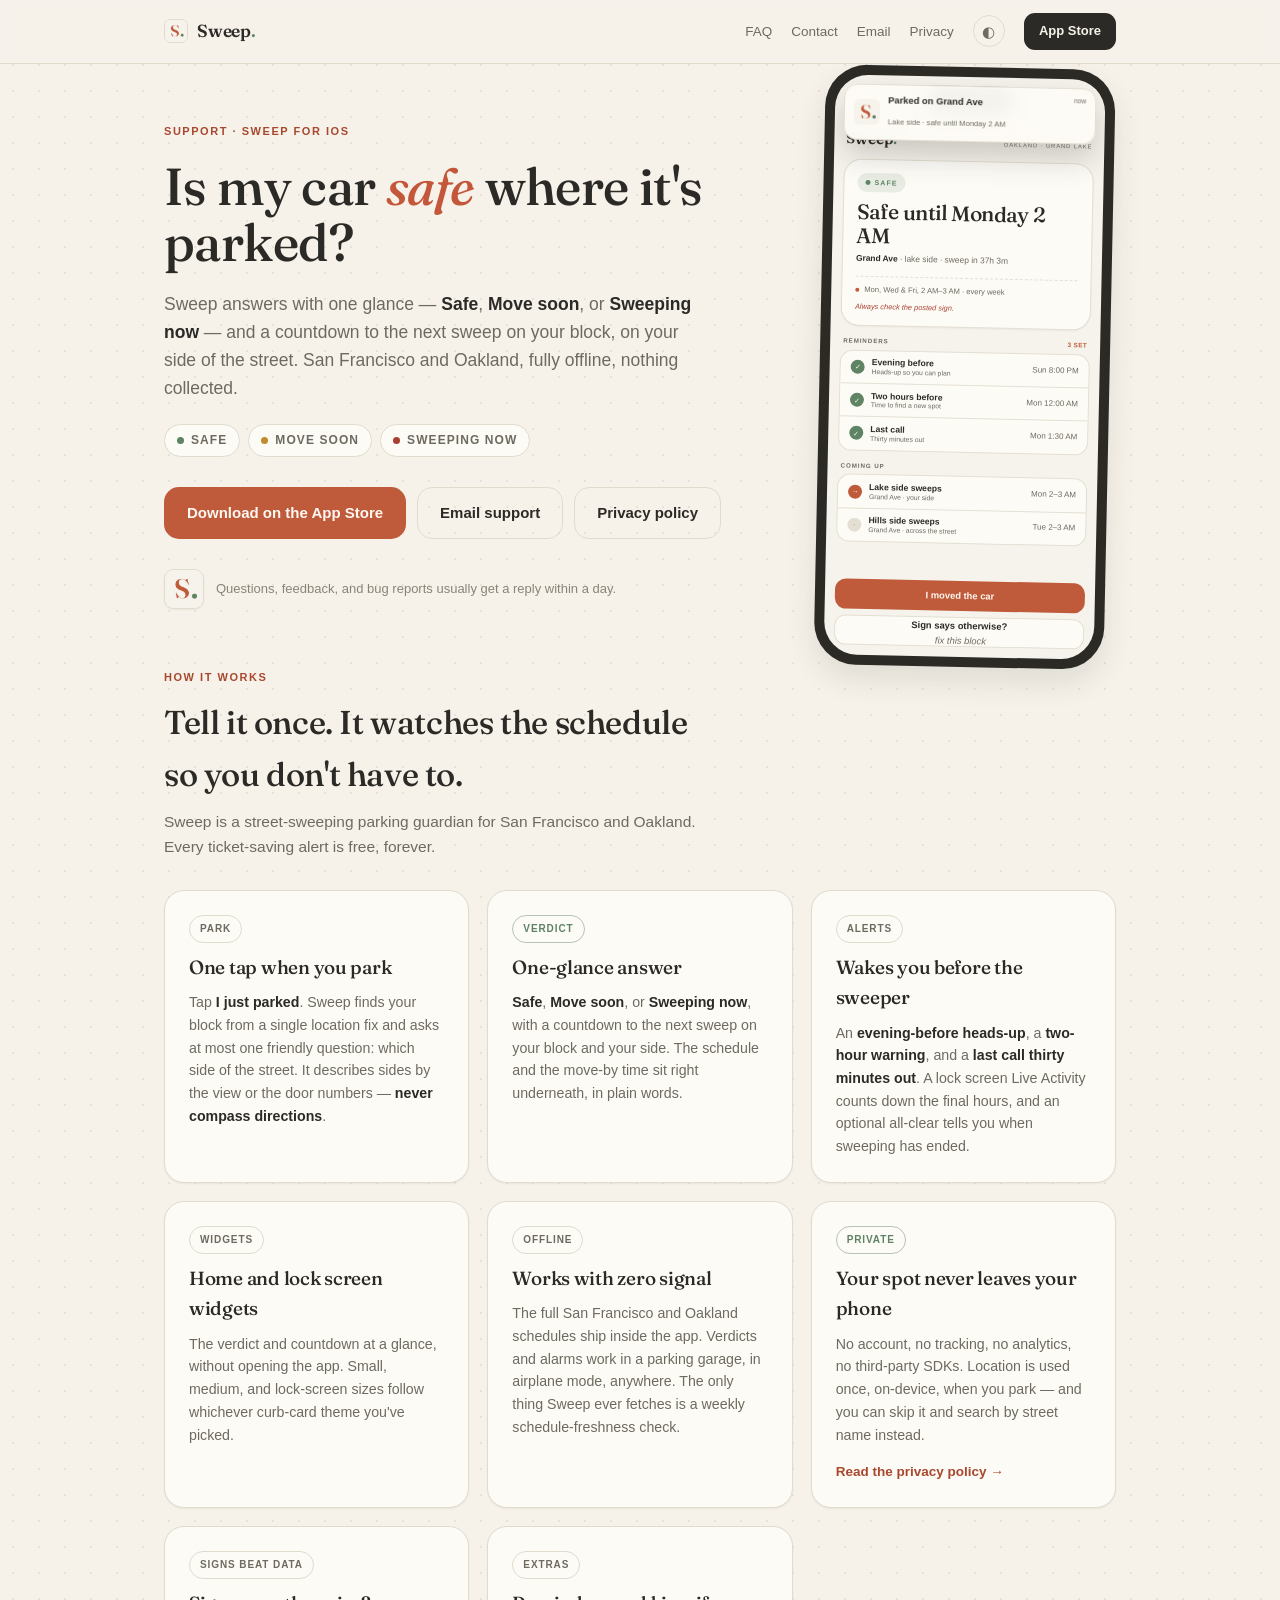
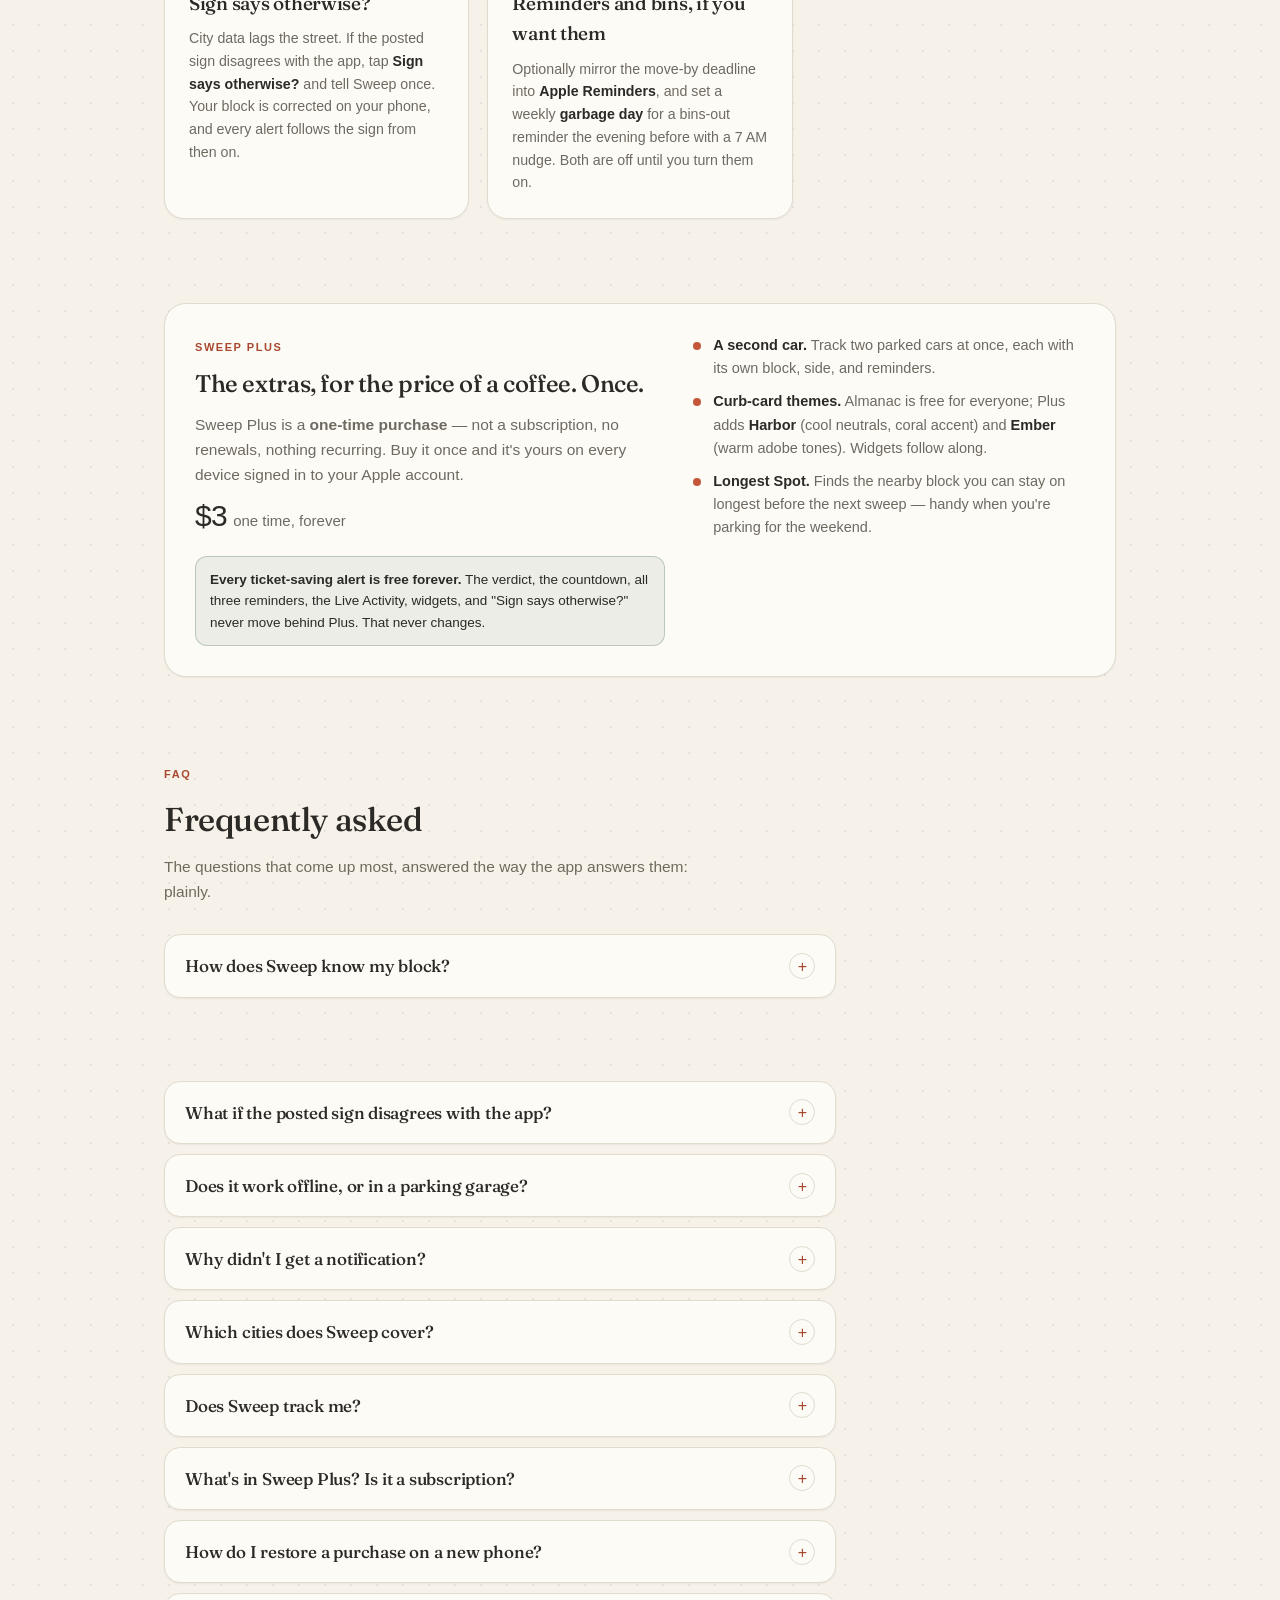
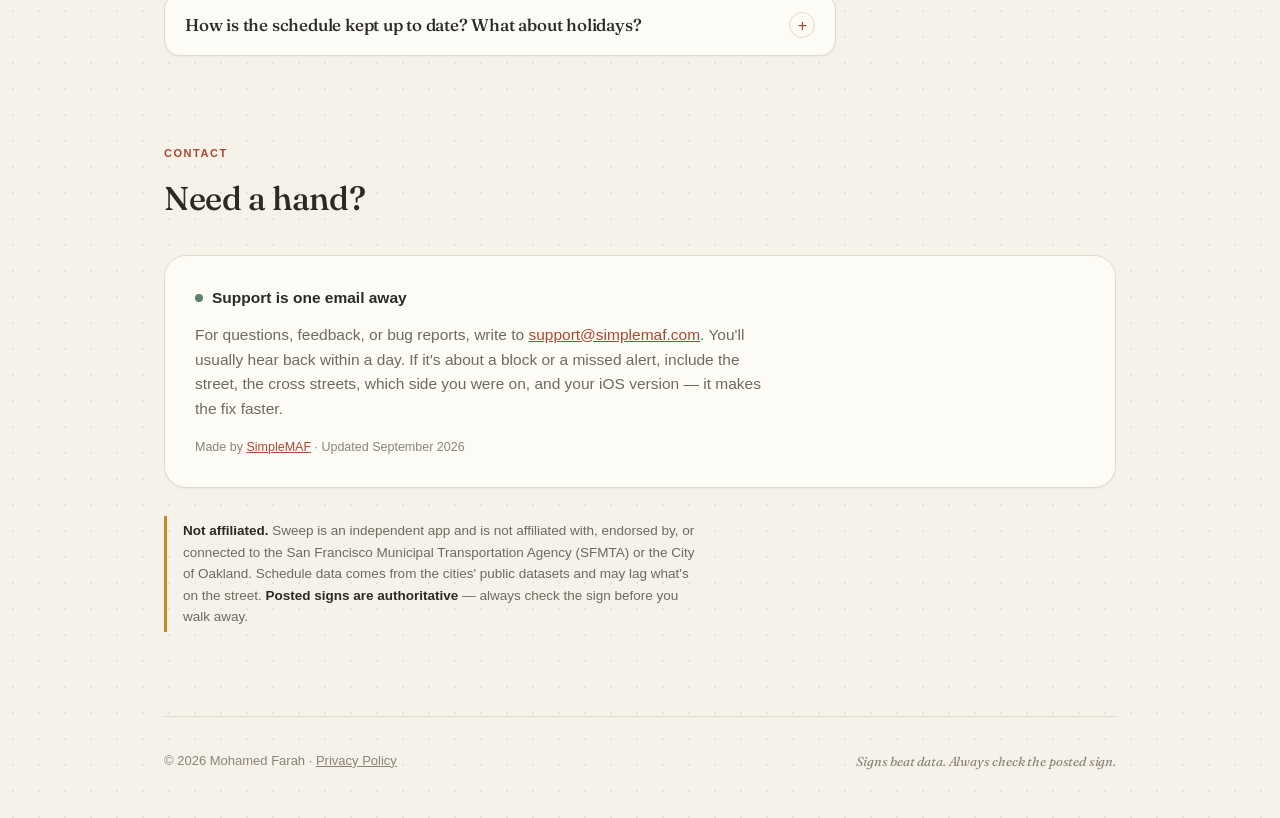
<file: index.html>
<!DOCTYPE html>
<html lang="en">
<head>
<meta charset="UTF-8">
<meta name="viewport" content="width=device-width, initial-scale=1.0">
<title>Sweep · Support</title>
<meta name="description" content="Support and FAQ for Sweep, the street-sweeping parking guardian for San Francisco and Oakland. One glance: Safe, Move soon, or Sweeping now. Fully offline, no data collected.">
<meta name="referrer" content="no-referrer">
<meta name="color-scheme" content="light dark">
<meta name="theme-color" content="#F6F2EA" media="(prefers-color-scheme: light)">
<meta name="theme-color" content="#1B1915" media="(prefers-color-scheme: dark)">
<meta property="og:title" content="Sweep · Support">
<meta property="og:description" content="Is my car safe where it's parked? Support and FAQ for the Sweep iOS app — street sweeping alarm for SF and Oakland.">
<meta property="og:type" content="website">
<link rel="icon" type="image/png" href="icon.png">
<link rel="apple-touch-icon" href="icon.png">
<link rel="preconnect" href="https://fonts.googleapis.com">
<link rel="preconnect" href="https://fonts.gstatic.com" crossorigin>
<link rel="stylesheet" href="https://fonts.googleapis.com/css2?family=Fraunces:ital,opsz,wght@0,9..144,400..600;1,9..144,400..600&display=swap">
<link rel="stylesheet" href="shared.css">
<link rel="stylesheet" href="phone.css">
<script src="shared.js" defer></script>
<script type="application/ld+json">
{
  "@context": "https://schema.org",
  "@type": "SoftwareApplication",
  "name": "Sweep — Street Sweeping Alarm",
  "applicationCategory": "NavigationApplication",
  "operatingSystem": "iOS",
  "offers": { "@type": "Offer", "price": "0", "priceCurrency": "USD" }
}
</script>
<!-- TODO: once the App Store listing is live, add its URL as "url" in the JSON-LD above
     and replace every href="#" marked data-todo="appstore" below. -->
</head>
<body>
<a class="skip" href="#faq">Skip to FAQ</a>
<nav aria-label="Site">
  <div class="nav-inner">
    <a class="nav-name serif" href="#top"><img src="icon.png" alt="" width="24" height="24"><span>Sweep<span class="dot">.</span></span></a>
    <div class="nav-links">
      <a href="#faq" class="collapse">FAQ</a>
      <a href="#contact" class="collapse">Contact</a>
      <a href="mailto:support@simplemaf.com" class="collapse">Email</a>
      <a href="privacy.html">Privacy</a>
      <button id="themeBtn" class="theme-btn" type="button" aria-label="Switch theme" title="Theme: follows your system"><span id="themeIcon" aria-hidden="true">◐</span></button>
      <!-- TODO: App Store URL not known yet -->
      <a class="nav-cta" href="#" data-todo="appstore" aria-disabled="true" title="App Store listing coming soon">App&nbsp;Store</a>
    </div>
  </div>
</nav>

<header class="wrap" id="top">
  <div class="hero-grid">
    <div>
      <span class="eyebrow">Support · Sweep for iOS</span>
      <h1 class="serif">Is my car <em>safe</em> where it's parked?</h1>
      <p class="lede">Sweep answers with one glance — <strong>Safe</strong>, <strong>Move soon</strong>, or <strong>Sweeping now</strong> — and a countdown to the next sweep on your block, on your side of the street. San Francisco and Oakland, fully offline, nothing collected.</p>
      <div class="verdicts" aria-label="The three verdicts">
        <span class="verdict safe">Safe</span>
        <span class="verdict soon">Move soon</span>
        <span class="verdict now">Sweeping now</span>
      </div>
      <div class="btn-row">
        <!-- TODO: App Store URL not known yet -->
        <a class="btn btn-clay" href="#" data-todo="appstore" aria-disabled="true" title="App Store listing coming soon">Download on the App&nbsp;Store</a>
        <a class="btn btn-ghost" href="mailto:support@simplemaf.com">Email support</a>
        <a class="btn btn-ghost" href="privacy.html">Privacy policy</a>
      </div>
      <div class="hero-note">
        <img src="icon.png" alt="Sweep app icon" width="40" height="40">
        <span>Questions, feedback, and bug reports usually get a reply within a day.</span>
      </div>
    </div>
    <div class="phone-slot">
      <div class="phone" aria-hidden="true">
        <div class="phone-notch"></div>
        <div class="phone-screen">
          <div class="sw-notif">
            <img src="icon.png" alt="" width="26" height="26">
            <div><b>Parked on Grand Ave</b><span>Lake side · safe until Monday 2 AM</span></div>
            <em>now</em>
          </div>

          <div class="sw-top">
            <b class="serif">Sweep<i>.</i></b>
            <span>OAKLAND · GRAND LAKE</span>
          </div>

          <div class="sw-card">
            <span class="sw-pill"><i></i>SAFE</span>
            <b class="serif sw-headline">Safe until Monday 2 AM</b>
            <span class="sw-where"><b>Grand Ave</b> · lake side · sweep in <span id="swCountdown">37h 3m</span></span>
            <span class="sw-sched">Mon, Wed &amp; Fri, 2 AM–3 AM · every week</span>
            <span class="sw-note">Always check the posted sign.</span>
          </div>

          <div class="sw-section">
            <div class="sw-section-head"><span>REMINDERS</span><em>3 SET</em></div>
            <div class="sw-rows">
              <div class="sw-row"><i class="sw-ic">✓</i><div class="sw-txt"><b>Evening before</b><span>Heads-up so you can plan</span></div><span class="sw-when">Sun 8:00 PM</span></div>
              <div class="sw-row"><i class="sw-ic">✓</i><div class="sw-txt"><b>Two hours before</b><span>Time to find a new spot</span></div><span class="sw-when">Mon 12:00 AM</span></div>
              <div class="sw-row"><i class="sw-ic">✓</i><div class="sw-txt"><b>Last call</b><span>Thirty minutes out</span></div><span class="sw-when">Mon 1:30 AM</span></div>
            </div>
          </div>

          <div class="sw-section">
            <div class="sw-section-head"><span>COMING UP</span></div>
            <div class="sw-rows">
              <div class="sw-row"><i class="sw-ic next">→</i><div class="sw-txt"><b>Lake side sweeps</b><span>Grand Ave · your side</span></div><span class="sw-when">Mon 2–3 AM</span></div>
              <div class="sw-row"><i class="sw-ic soft">·</i><div class="sw-txt"><b>Hills side sweeps</b><span>Grand Ave · across the street</span></div><span class="sw-when">Tue 2–3 AM</span></div>
            </div>
          </div>

          <div class="sw-actions">
            <span class="sw-btn fill">I moved the car</span>
            <span class="sw-btn ghost">Sign says otherwise?<i>fix this block</i></span>
          </div>
        </div>
      </div>
    </div>
  </div>
</header>

<!-- ================= FEATURES ================= -->
<section id="features" class="wrap">
  <div class="section-head" data-reveal>
    <span class="eyebrow">How it works</span>
    <h2 class="serif">Tell it once. It watches the schedule so you don't have to.</h2>
    <p>Sweep is a street-sweeping parking guardian for San Francisco and Oakland. Every ticket-saving alert is free, forever.</p>
  </div>
  <div class="grid" data-reveal-group>
    <div class="card">
      <span class="chip">Park</span>
      <h3 class="serif">One tap when you park</h3>
      <p>Tap <b>I just parked</b>. Sweep finds your block from a single location fix and asks at most one friendly question: which side of the street. It describes sides by the view or the door numbers — <b>never compass directions</b>.</p>
    </div>
    <div class="card">
      <span class="chip safe">Verdict</span>
      <h3 class="serif">One-glance answer</h3>
      <p><b>Safe</b>, <b>Move soon</b>, or <b>Sweeping now</b>, with a countdown to the next sweep on your block and your side. The schedule and the move-by time sit right underneath, in plain words.</p>
    </div>
    <div class="card">
      <span class="chip">Alerts</span>
      <h3 class="serif">Wakes you before the sweeper</h3>
      <p>An <b>evening-before heads-up</b>, a <b>two-hour warning</b>, and a <b>last call thirty minutes out</b>. A lock screen Live Activity counts down the final hours, and an optional all-clear tells you when sweeping has ended.</p>
    </div>
    <div class="card">
      <span class="chip">Widgets</span>
      <h3 class="serif">Home and lock screen widgets</h3>
      <p>The verdict and countdown at a glance, without opening the app. Small, medium, and lock-screen sizes follow whichever curb-card theme you've picked.</p>
    </div>
    <div class="card">
      <span class="chip">Offline</span>
      <h3 class="serif">Works with zero signal</h3>
      <p>The full San Francisco and Oakland schedules ship inside the app. Verdicts and alarms work in a parking garage, in airplane mode, anywhere. The only thing Sweep ever fetches is a weekly schedule-freshness check.</p>
    </div>
    <div class="card">
      <span class="chip safe">Private</span>
      <h3 class="serif">Your spot never leaves your phone</h3>
      <p>No account, no tracking, no analytics, no third-party SDKs. Location is used once, on-device, when you park — and you can skip it and search by street name instead.</p>
      <a class="applink" href="privacy.html">Read the privacy policy →</a>
    </div>
    <div class="card">
      <span class="chip">Signs beat data</span>
      <h3 class="serif">Sign says otherwise?</h3>
      <p>City data lags the street. If the posted sign disagrees with the app, tap <b>Sign says otherwise?</b> and tell Sweep once. Your block is corrected on your phone, and every alert follows the sign from then on.</p>
    </div>
    <div class="card">
      <span class="chip">Extras</span>
      <h3 class="serif">Reminders and bins, if you want them</h3>
      <p>Optionally mirror the move-by deadline into <b>Apple Reminders</b>, and set a weekly <b>garbage day</b> for a bins-out reminder the evening before with a 7 AM nudge. Both are off until you turn them on.</p>
    </div>
  </div>
</section>

<!-- ================= PLUS ================= -->
<section id="plus" class="wrap">
  <div class="panel plus" data-reveal>
    <div>
      <span class="eyebrow">Sweep Plus</span>
      <h3 class="serif">The extras, for the price of a coffee. Once.</h3>
      <p>Sweep Plus is a <b>one-time purchase</b> — not a subscription, no renewals, nothing recurring. Buy it once and it's yours on every device signed in to your Apple account.</p>
      <p class="price"><b>$3</b> one time, forever</p>
      <div class="free-note"><b>Every ticket-saving alert is free forever.</b> The verdict, the countdown, all three reminders, the Live Activity, widgets, and "Sign says otherwise?" never move behind Plus. That never changes.</div>
    </div>
    <ul>
      <li><span><b>A second car.</b> Track two parked cars at once, each with its own block, side, and reminders.</span></li>
      <li><span><b>Curb-card themes.</b> Almanac is free for everyone; Plus adds <b>Harbor</b> (cool neutrals, coral accent) and <b>Ember</b> (warm adobe tones). Widgets follow along.</span></li>
      <li><span><b>Longest Spot.</b> Finds the nearby block you can stay on longest before the next sweep — handy when you're parking for the weekend.</span></li>
    </ul>
  </div>
</section>

<!-- ================= FAQ ================= -->
<section id="faq" class="wrap">
  <div class="section-head" data-reveal>
    <span class="eyebrow">FAQ</span>
    <h2 class="serif">Frequently asked</h2>
    <p>The questions that come up most, answered the way the app answers them: plainly.</p>
  </div>
  <div class="faq-list" data-reveal-group>
    <details>
      <summary class="serif">How does Sweep know my block?</summary>
      <div class="answer">
        <p>When you tap <b>I just parked</b>, Sweep takes a single location fix and matches it against the city's street-sweeping map, which ships inside the app. It snaps you to the nearest block segment and works out which curb you're on. Nothing is sent anywhere; the matching happens on your phone.</p>
        <p>GPS can drift indoors or when Precise Location is off. If the block Sweep picked looks wrong, tap it to search by street name and door number instead — for example, <i>1935 Lakeshore Ave</i>.</p>
      </div>
    </details>
    <details>
      <summary class="serif">Why did it ask which side of the street?</summary>
      <div class="answer">
        <p>Because the two sides of a block often sweep on different days, and a location fix can't reliably tell a curb from the one across the street. When the sides differ, Sweep asks once — and it describes them by what you can see or by the door numbers ("Lake side · theater marquee up the street", "odd numbers"), never by compass directions. If both sides share a schedule, it doesn't ask at all.</p>
      </div>
    </details>
    <details>
      <summary class="serif">What if the posted sign disagrees with the app?</summary>
      <div class="answer">
        <p><b>Trust the sign.</b> Signs are what enforcement goes by, and they can change faster than the city's published data. Then tell Sweep: tap <b>Sign says otherwise?</b> on the verdict card, enter what the sign says, and <b>Save what the sign says</b>. Your block is corrected on your phone, alerts are rescheduled to match, and the correction sticks the next time you park there.</p>
        <p>If you can, email a photo of the sign and the cross streets to <a href="mailto:support@simplemaf.com">support@simplemaf.com</a> so the underlying data can be checked too.</p>
      </div>
    </details>
    <details>
      <summary class="serif">Does it work offline, or in a parking garage?</summary>
      <div class="answer">
        <p>Yes. The complete San Francisco and Oakland schedules are inside the app, and every verdict, countdown, and reminder is computed and scheduled locally. Airplane mode, no signal, underground — all fine. The one thing that needs a connection is finding your block from GPS, and a garage can defeat that; use the street-name search instead.</p>
      </div>
    </details>
    <details>
      <summary class="serif">Why didn't I get a notification?</summary>
      <div class="answer">
        <p>A few things to check, in order:</p>
        <ul>
          <li><b>Permission.</b> In iOS Settings → Notifications → Sweep, make sure Allow Notifications is on and alerts are set to show on the lock screen.</li>
          <li><b>Time Sensitive.</b> Sweep's warnings are marked Time Sensitive so they can break through Focus modes. That switch lives in the same Settings screen; if it's off, a Sleep or Do Not Disturb Focus will hold the alert until the Focus ends — which for a 2 AM sweep is too late.</li>
          <li><b>Focus modes.</b> If Time Sensitive is off and you'd rather keep it that way, add Sweep to the allowed apps of your Sleep Focus.</li>
          <li><b>The reminder itself.</b> In Sweep → Settings → Reminders, each alert (evening before, two hours, thirty minutes, all clear) has its own toggle.</li>
          <li><b>You moved the car.</b> Tapping <b>I moved the car</b> cancels every pending alert for that spot, as it should.</li>
        </ul>
        <p>If all of that looks right and an alert still didn't fire, email the date, the block, and your iOS version — that combination usually pins it down.</p>
      </div>
    </details>
    <details>
      <summary class="serif">Which cities does Sweep cover?</summary>
      <div class="answer">
        <p><b>San Francisco</b> (SFMTA street-sweeping schedule data) and <b>Oakland</b> (City of Oakland GIS). You never have to pick: Sweep works out the city from where you park, and the street search covers both cities at once. (Settings → City only sets the default and the data notes; switching it by hand clears the current parked spot.) Other Bay Area cities publish their sweeping data in very different shapes, so they're evaluated one at a time — if you'd like yours next, say so by email.</p>
      </div>
    </details>
    <details>
      <summary class="serif">Does Sweep track me?</summary>
      <div class="answer">
        <p>No. Location is read once, when you park, and only to find the block. Sweep doesn't run location in the background, keeps no history, and has no account, analytics, or third-party SDKs. The only network request the app ever makes is a weekly check for a fresher schedule file — a request that carries no identifier and no location. Your parked spot never leaves the phone.</p>
        <a class="applink" href="privacy.html">Read the full privacy policy →</a>
      </div>
    </details>
    <details>
      <summary class="serif">What's in Sweep Plus? Is it a subscription?</summary>
      <div class="answer">
        <p><b>Not a subscription.</b> Sweep Plus is a single $3 purchase that unlocks a second car, the Harbor and Ember curb-card themes, and Longest Spot. Everything that saves you a ticket — the verdict, the countdown, all reminders, the Live Activity, widgets, and sign corrections — is free for everyone and always will be.</p>
      </div>
    </details>
    <details>
      <summary class="serif">How do I restore a purchase on a new phone?</summary>
      <div class="answer">
        <p>Sign in to the same Apple account you bought Plus with, then open Sweep → Settings → Sweep Plus → <b>Restore purchases</b>. Apple confirms the purchase and Plus unlocks on the spot. Because it's a non-consumable purchase, it also works on any other device on the same Apple account, including with Family Sharing if you've enabled it for the app.</p>
      </div>
    </details>
    <details>
      <summary class="serif">How is the schedule kept up to date? What about holidays?</summary>
      <div class="answer">
        <p>The schedules are rebuilt from the cities' published data every week. Sweep checks about once a week for a fresher copy, downloads it in the background, verifies it, and reschedules your reminders if anything changed. You can see the date of the data you're running under Sweep → Settings → About the data.</p>
        <p><b>Holidays</b> are handled per city, because the rules differ: San Francisco suspends sweeping only on New Year's Day, Thanksgiving, and Christmas, while Oakland suspends on all observed city holidays. Sweep folds those into the countdown so a holiday week doesn't wake you for a sweep that isn't happening. Holiday calendars are reviewed yearly — and as always, the posted sign and any temporary "no parking" notices win.</p>
      </div>
    </details>
  </div>
</section>

<!-- ================= CONTACT ================= -->
<section id="contact" class="wrap">
  <div class="section-head" data-reveal>
    <span class="eyebrow">Contact</span>
    <h2 class="serif">Need a hand?</h2>
  </div>
  <div class="panel" data-reveal>
    <p><span class="pulse"></span><b>Support is one email away</b></p>
    <p style="color:var(--ink2); max-width:68ch; margin-top:12px">For questions, feedback, or bug reports, write to <a href="mailto:support@simplemaf.com">support@simplemaf.com</a>. You'll usually hear back within a day. If it's about a block or a missed alert, include the street, the cross streets, which side you were on, and your iOS version — it makes the fix faster.</p>
    <p class="stamp">Made by <a href="https://simplemaf.com">SimpleMAF</a> · Updated September 2026</p>
  </div>
  <div class="disclaimer" data-reveal style="margin-top:28px">
    <b>Not affiliated.</b> Sweep is an independent app and is not affiliated with, endorsed by, or connected to the San Francisco Municipal Transportation Agency (SFMTA) or the City of Oakland. Schedule data comes from the cities' public datasets and may lag what's on the street. <b>Posted signs are authoritative</b> — always check the sign before you walk away.
  </div>
</section>

<div class="wrap">
  <footer>
    <span>© 2026 Mohamed Farah · <a href="privacy.html">Privacy Policy</a></span>
    <span class="serif" style="font-style:italic">Signs beat data. Always check the posted sign.</span>
  </footer>
</div>
</body>
</html>
</file>
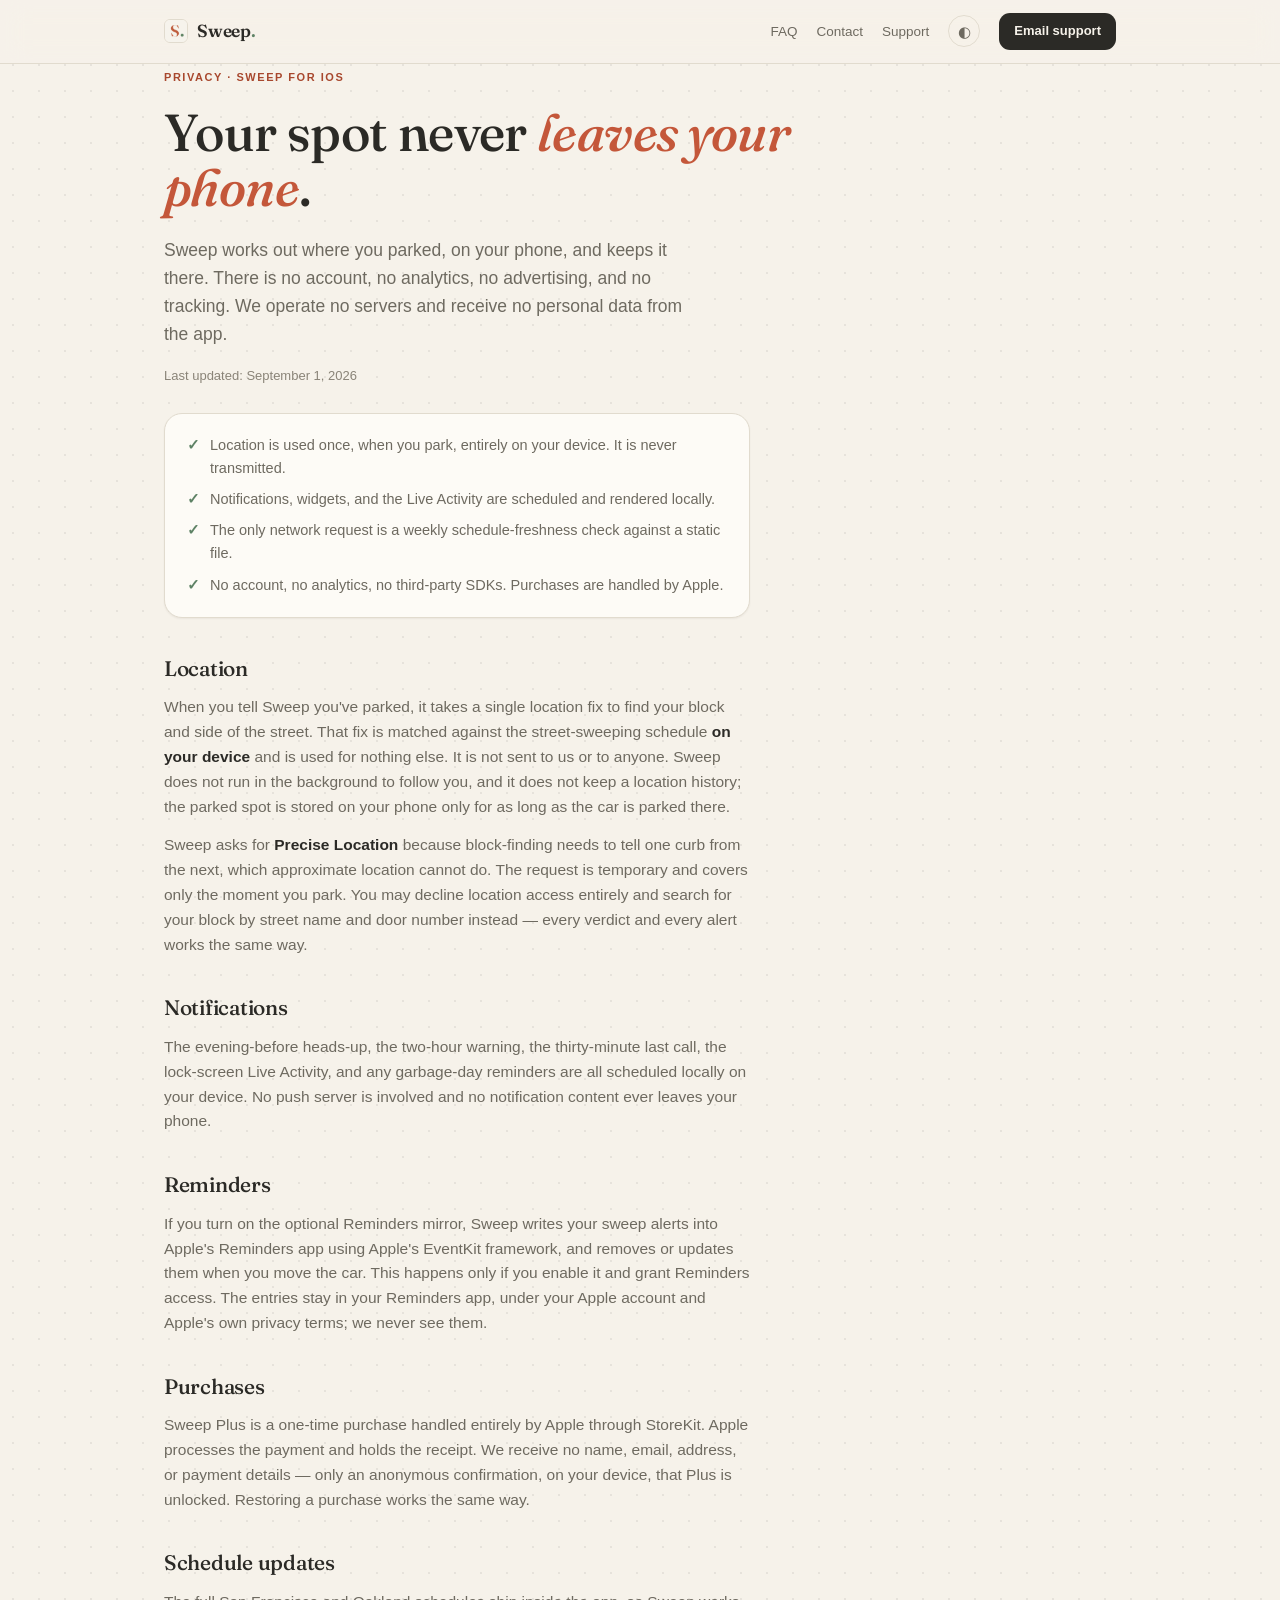
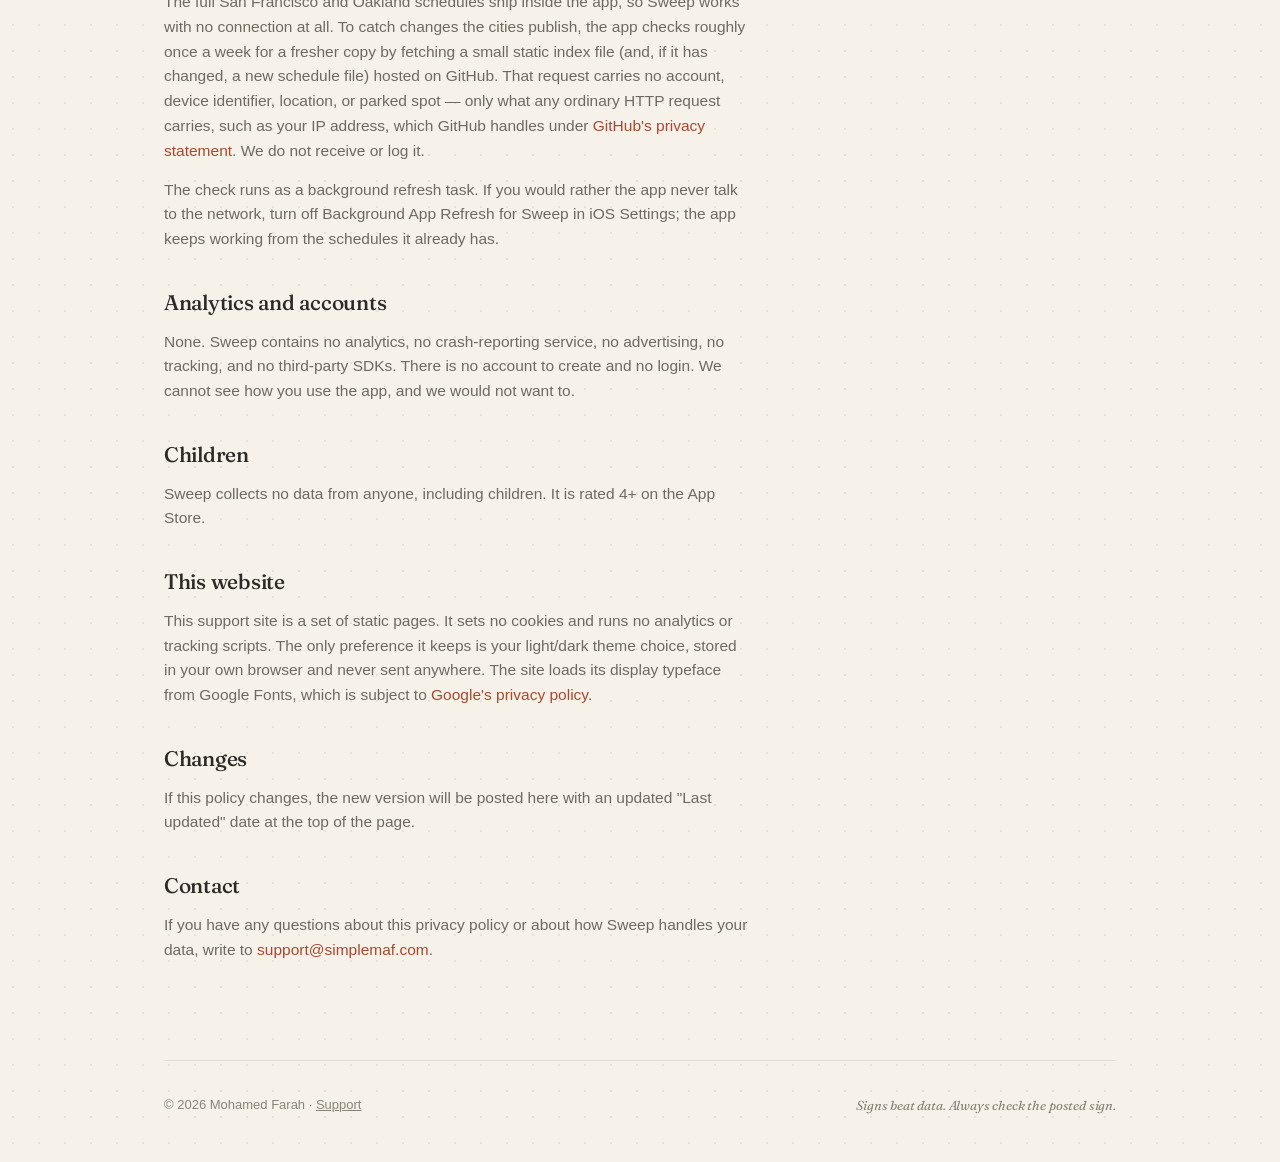
<file: privacy.html>
<!DOCTYPE html>
<html lang="en">
<head>
<meta charset="UTF-8">
<meta name="viewport" content="width=device-width, initial-scale=1.0">
<title>Sweep · Privacy Policy</title>
<meta name="description" content="Sweep privacy policy. Your parked spot never leaves your phone — no account, no analytics, no tracking. Location is used once, on-device, when you park.">
<meta name="referrer" content="no-referrer">
<meta name="color-scheme" content="light dark">
<meta name="theme-color" content="#F6F2EA" media="(prefers-color-scheme: light)">
<meta name="theme-color" content="#1B1915" media="(prefers-color-scheme: dark)">
<link rel="icon" type="image/png" href="icon.png">
<link rel="apple-touch-icon" href="icon.png">
<link rel="preconnect" href="https://fonts.googleapis.com">
<link rel="preconnect" href="https://fonts.gstatic.com" crossorigin>
<link rel="stylesheet" href="https://fonts.googleapis.com/css2?family=Fraunces:ital,opsz,wght@0,9..144,400..600;1,9..144,400..600&display=swap">
<link rel="stylesheet" href="shared.css">
<script src="shared.js" defer></script>
</head>
<body>
<a class="skip" href="#policy">Skip to policy</a>
<nav aria-label="Site">
  <div class="nav-inner">
    <a class="nav-name serif" href="index.html"><img src="icon.png" alt="" width="24" height="24"><span>Sweep<span class="dot">.</span></span></a>
    <div class="nav-links">
      <a href="index.html#faq" class="collapse">FAQ</a>
      <a href="index.html#contact" class="collapse">Contact</a>
      <a href="index.html">Support</a>
      <button id="themeBtn" class="theme-btn" type="button" aria-label="Switch theme" title="Theme: follows your system"><span id="themeIcon" aria-hidden="true">◐</span></button>
      <a class="nav-cta" href="mailto:support@simplemaf.com">Email support</a>
    </div>
  </div>
</nav>

<header class="wrap">
  <span class="eyebrow">Privacy · Sweep for iOS</span>
  <h1 class="serif">Your spot never <em>leaves your phone</em>.</h1>
  <p class="lede">Sweep works out where you parked, on your phone, and keeps it there. There is no account, no analytics, no advertising, and no tracking. We operate no servers and receive no personal data from the app.</p>
  <p class="updated" style="margin-top:18px">Last updated: September 1, 2026</p>
</header>

<section class="wrap" id="policy">
  <div class="prose" data-reveal>
    <div class="summary-box" aria-label="Summary">
      <ul>
        <li>Location is used once, when you park, entirely on your device. It is never transmitted.</li>
        <li>Notifications, widgets, and the Live Activity are scheduled and rendered locally.</li>
        <li>The only network request is a weekly schedule-freshness check against a static file.</li>
        <li>No account, no analytics, no third-party SDKs. Purchases are handled by Apple.</li>
      </ul>
    </div>

    <h2 class="serif">Location</h2>
    <p>When you tell Sweep you've parked, it takes a single location fix to find your block and side of the street. That fix is matched against the street-sweeping schedule <strong>on your device</strong> and is used for nothing else. It is not sent to us or to anyone. Sweep does not run in the background to follow you, and it does not keep a location history; the parked spot is stored on your phone only for as long as the car is parked there.</p>
    <p>Sweep asks for <strong>Precise Location</strong> because block-finding needs to tell one curb from the next, which approximate location cannot do. The request is temporary and covers only the moment you park. You may decline location access entirely and search for your block by street name and door number instead — every verdict and every alert works the same way.</p>

    <h2 class="serif">Notifications</h2>
    <p>The evening-before heads-up, the two-hour warning, the thirty-minute last call, the lock-screen Live Activity, and any garbage-day reminders are all scheduled locally on your device. No push server is involved and no notification content ever leaves your phone.</p>

    <h2 class="serif">Reminders</h2>
    <p>If you turn on the optional Reminders mirror, Sweep writes your sweep alerts into Apple's Reminders app using Apple's EventKit framework, and removes or updates them when you move the car. This happens only if you enable it and grant Reminders access. The entries stay in your Reminders app, under your Apple account and Apple's own privacy terms; we never see them.</p>

    <h2 class="serif">Purchases</h2>
    <p>Sweep Plus is a one-time purchase handled entirely by Apple through StoreKit. Apple processes the payment and holds the receipt. We receive no name, email, address, or payment details — only an anonymous confirmation, on your device, that Plus is unlocked. Restoring a purchase works the same way.</p>

    <h2 class="serif">Schedule updates</h2>
    <p>The full San Francisco and Oakland schedules ship inside the app, so Sweep works with no connection at all. To catch changes the cities publish, the app checks roughly once a week for a fresher copy by fetching a small static index file (and, if it has changed, a new schedule file) hosted on GitHub. That request carries no account, device identifier, location, or parked spot — only what any ordinary HTTP request carries, such as your IP address, which GitHub handles under <a href="https://docs.github.com/en/site-policy/privacy-policies/github-general-privacy-statement">GitHub's privacy statement</a>. We do not receive or log it.</p>
    <p>The check runs as a background refresh task. If you would rather the app never talk to the network, turn off Background App Refresh for Sweep in iOS Settings; the app keeps working from the schedules it already has.</p>

    <h2 class="serif">Analytics and accounts</h2>
    <p>None. Sweep contains no analytics, no crash-reporting service, no advertising, no tracking, and no third-party SDKs. There is no account to create and no login. We cannot see how you use the app, and we would not want to.</p>

    <h2 class="serif">Children</h2>
    <p>Sweep collects no data from anyone, including children. It is rated 4+ on the App Store.</p>

    <h2 class="serif">This website</h2>
    <p>This support site is a set of static pages. It sets no cookies and runs no analytics or tracking scripts. The only preference it keeps is your light/dark theme choice, stored in your own browser and never sent anywhere. The site loads its display typeface from Google Fonts, which is subject to <a href="https://policies.google.com/privacy">Google's privacy policy</a>.</p>

    <h2 class="serif">Changes</h2>
    <p>If this policy changes, the new version will be posted here with an updated "Last updated" date at the top of the page.</p>

    <h2 class="serif">Contact</h2>
    <p>If you have any questions about this privacy policy or about how Sweep handles your data, write to <a href="mailto:support@simplemaf.com">support@simplemaf.com</a>.</p>
  </div>
</section>

<div class="wrap">
  <footer>
    <span>© 2026 Mohamed Farah · <a href="index.html">Support</a></span>
    <span class="serif" style="font-style:italic">Signs beat data. Always check the posted sign.</span>
  </footer>
</div>
</body>
</html>
</file>
<file: shared.css>
/* ==========================================================
   Sweep support site — design tokens lifted from the app's
   Almanac theme (SweepTheme.swift / Tokens.swift).
   clay = sole accent, safe = sage green, amber = move soon,
   rust = sweeping now. Display face is Fraunces, like the app.
   ========================================================== */
:root, :root[data-theme="light"] {
  --paper:       #F6F2EA;
  --paper-deep:  #EEE8DC;
  --card:        #FDFBF6;
  --well:        #F0EBE1;
  --well-warm:   #E9E2D4;
  --ink:         #2B2A26;
  --ink2:        #6E6A60;
  --ink3:        #8A8478;
  --hairline:    #E1DBCE;
  --clay:        #C4573A;
  --clay-fill:   #BF5B3B;
  --clay-deep:   #A8482E;
  --safe:        #5E8265;
  --amber:       #C08A2D;
  --rust:        #A8402F;
  --on-clay:     #FFF8F2;
  --shadow:      0 1px 2px rgba(43,42,38,.06);
  --shadow-lift: 0 14px 30px rgba(43,42,38,.11);
}
@media (prefers-color-scheme: dark) {
  :root:not([data-theme="light"]) {
    --paper:       #1B1915;
    --paper-deep:  #14120F;
    --card:        #26221B;
    --well:        #211E18;
    --well-warm:   #2E2921;
    --ink:         #EAE4D6;
    --ink2:        #A69E8E;
    --ink3:        #8C8476;
    --hairline:    #3B362C;
    --clay:        #D1704E;
    --clay-fill:   #C9684A;
    --clay-deep:   #E08A6A;
    --safe:        #83AC8A;
    --amber:       #D5A34A;
    --rust:        #CE5B47;
    --on-clay:     #1B1915;
    --shadow:      0 1px 2px rgba(0,0,0,.3);
    --shadow-lift: 0 18px 34px rgba(0,0,0,.4);
  }
}
:root[data-theme="dark"] {
  --paper:       #1B1915;
  --paper-deep:  #14120F;
  --card:        #26221B;
  --well:        #211E18;
  --well-warm:   #2E2921;
  --ink:         #EAE4D6;
  --ink2:        #A69E8E;
  --ink3:        #8C8476;
  --hairline:    #3B362C;
  --clay:        #D1704E;
  --clay-fill:   #C9684A;
  --clay-deep:   #E08A6A;
  --safe:        #83AC8A;
  --amber:       #D5A34A;
  --rust:        #CE5B47;
  --on-clay:     #1B1915;
  --shadow:      0 1px 2px rgba(0,0,0,.3);
  --shadow-lift: 0 18px 34px rgba(0,0,0,.4);
}

*, *::before, *::after { margin: 0; padding: 0; box-sizing: border-box; }
[hidden] { display: none !important; }
html { scroll-behavior: smooth; -webkit-text-size-adjust: 100%; scroll-padding-top: 74px; }
body {
  background: var(--paper); color: var(--ink);
  background-image: radial-gradient(color-mix(in srgb, var(--ink) 8%, transparent) 1px, transparent 1.4px);
  background-size: 26px 26px;
  font-family: -apple-system, BlinkMacSystemFont, "SF Pro Text", "Segoe UI", Roboto, sans-serif;
  font-size: 15.5px; line-height: 1.6;
  -webkit-font-smoothing: antialiased; overflow-x: hidden;
}
.serif {
  font-family: "Fraunces", "Iowan Old Style", "New York", ui-serif, Georgia, "Times New Roman", serif;
  font-optical-sizing: auto;
  letter-spacing: -0.012em;
}
.mono {
  font-family: ui-monospace, "SF Mono", SFMono-Regular, Menlo, Consolas, monospace;
  font-size: .88em; letter-spacing: -0.01em;
}
.wrap { max-width: 1000px; margin: 0 auto; padding: 0 24px; }
a { color: inherit; }
img { max-width: 100%; display: block; }
:focus-visible { outline: 2px solid var(--clay); outline-offset: 3px; border-radius: 6px; }
.skip {
  position: absolute; left: 12px; top: -60px; z-index: 100;
  background: var(--ink); color: var(--paper); padding: 8px 14px;
  border-radius: 10px; font-size: 13.5px; text-decoration: none;
}
.skip:focus { top: 12px; }

.eyebrow {
  display: inline-block; font-size: 11px; font-weight: 600;
  letter-spacing: .14em; text-transform: uppercase; color: var(--clay-deep);
}

/* ================= Nav ================= */
nav {
  position: sticky; top: 0; z-index: 60;
  background: color-mix(in srgb, var(--paper) 86%, transparent);
  backdrop-filter: saturate(180%) blur(14px);
  -webkit-backdrop-filter: saturate(180%) blur(14px);
  border-bottom: 1px solid var(--hairline);
}
.nav-inner {
  display: flex; align-items: center; justify-content: space-between; gap: 16px;
  max-width: 1000px; margin: 0 auto; padding: 13px 24px;
}
.nav-name {
  display: inline-flex; align-items: center; gap: 9px;
  font-weight: 600; font-size: 17.5px; text-decoration: none; white-space: nowrap;
}
.nav-name img { width: 24px; height: 24px; border-radius: 6px; border: 1px solid var(--hairline); }
.nav-name .dot { color: var(--safe); }
.nav-links { display: flex; gap: 19px; align-items: center; }
.nav-links a {
  text-decoration: none; font-size: 13.5px; color: var(--ink2);
  transition: color .2s ease; white-space: nowrap;
}
.nav-links a:hover { color: var(--clay-deep); }
.nav-cta {
  font-size: 13px !important; font-weight: 600;
  color: var(--paper) !important; background: var(--ink);
  padding: 8px 15px; border-radius: 11px;
}
.nav-cta:hover { color: var(--paper) !important; opacity: .88; }
.theme-btn {
  display: grid; place-items: center;
  width: 32px; height: 32px; padding: 0; flex-shrink: 0;
  font-family: inherit; font-size: 15px; line-height: 1; cursor: pointer;
  color: var(--ink2); background: transparent;
  border: 1px solid var(--hairline); border-radius: 999px;
  transition: color .2s ease, border-color .2s ease;
}
.theme-btn:hover { color: var(--clay-deep); border-color: var(--ink3); }
@media (max-width: 640px) { .nav-links a.collapse { display: none; } }
@media (max-width: 480px) {
  .nav-inner { padding: 11px 14px; gap: 8px; }
  .nav-links { gap: 11px; }
  .nav-name { font-size: 15.5px; }
  .nav-cta { padding: 7px 12px; }
}

/* ================= Hero ================= */
header { padding: 64px 0 56px; }
h1 {
  font-size: clamp(33px, 5.6vw, 52px);
  font-weight: 500; line-height: 1.07; letter-spacing: -0.022em;
  margin: 16px 0 20px; max-width: 20ch;
}
h1 em { font-style: italic; color: var(--clay); }
.lede { font-size: 17.5px; color: var(--ink2); max-width: 56ch; }
.lede strong { color: var(--ink); font-weight: 600; }
.btn-row { display: flex; gap: 11px; flex-wrap: wrap; margin-top: 30px; }
.btn {
  display: inline-flex; align-items: center; justify-content: center; gap: 8px;
  padding: 13px 22px; border-radius: 15px;
  font-size: 15px; font-weight: 600; text-decoration: none;
  border: 1px solid transparent; cursor: pointer; font-family: inherit;
  transition: transform .18s ease, opacity .18s ease, border-color .18s ease;
}
.btn:active { transform: scale(.975); }
.btn-primary { background: var(--ink); color: var(--paper); }
.btn-primary:hover { opacity: .89; }
.btn-clay { background: var(--clay-fill); color: var(--on-clay); }
.btn-clay:hover { opacity: .91; }
.btn-ghost { border-color: var(--hairline); color: var(--ink); background: transparent; }
.btn-ghost:hover { border-color: var(--ink3); }
.btn-sm { padding: 10px 17px; font-size: 13.5px; border-radius: 12px; }
@media (max-width: 480px) { .btn-row .btn { flex: 1 1 100%; } }

.hero-note { display: flex; align-items: center; gap: 12px; margin-top: 30px; }
.hero-note img {
  width: 40px; height: 40px; border-radius: 9.5px;
  border: 1px solid var(--hairline); box-shadow: var(--shadow);
}
.hero-note span { font-size: 13px; color: var(--ink3); }

/* verdict legend under the lede */
.verdicts { display: flex; flex-wrap: wrap; gap: 8px; margin-top: 22px; }
.verdict {
  display: inline-flex; align-items: center; gap: 7px;
  font-size: 12px; font-weight: 700; letter-spacing: .09em; text-transform: uppercase;
  padding: 6px 12px; border-radius: 999px;
  border: 1px solid var(--hairline); background: var(--card); color: var(--ink2);
}
.verdict::before { content: ""; width: 7px; height: 7px; border-radius: 50%; background: var(--c, var(--ink3)); }
.verdict.safe { --c: var(--safe); }
.verdict.soon { --c: var(--amber); }
.verdict.now  { --c: var(--rust); }

/* ================= Sections ================= */
section, section.wrap { padding-bottom: 84px; scroll-margin-top: 68px; }
.section-head { margin-bottom: 30px; max-width: 64ch; }
h2 { font-size: clamp(25px, 3.7vw, 33px); font-weight: 500; letter-spacing: -0.018em; margin-top: 7px; }
.section-head p { color: var(--ink2); margin-top: 9px; }

/* ================= Cards ================= */
.grid { display: grid; grid-template-columns: repeat(auto-fit, minmax(288px, 1fr)); gap: 18px; }
.card {
  background: var(--card); border: 1px solid var(--hairline);
  border-radius: 20px; padding: 24px; box-shadow: var(--shadow);
  display: flex; flex-direction: column; gap: 9px;
  transition: transform .25s ease, box-shadow .25s ease;
}
.card:hover { transform: translateY(-3px); box-shadow: var(--shadow-lift); }
.card h3 { font-size: 19px; font-weight: 500; letter-spacing: -0.014em; }
.card p { font-size: 14.2px; color: var(--ink2); flex: 1; }
.card p b, .card p strong { color: var(--ink); font-weight: 600; }
.card .applink {
  font-size: 13.5px; font-weight: 600; color: var(--clay-deep);
  text-decoration: none; margin-top: 6px; display: inline-block;
}
.card .applink:hover { text-decoration: underline; }
.chip {
  font-size: 10px; font-weight: 700; letter-spacing: .09em; text-transform: uppercase;
  padding: 5px 10px; border-radius: 999px; align-self: flex-start;
  border: 1px solid var(--hairline); color: var(--ink2); white-space: nowrap;
}
.chip.safe { color: var(--safe); border-color: color-mix(in srgb, var(--safe) 45%, transparent); }
.chip.clay { color: var(--clay-deep); border-color: color-mix(in srgb, var(--clay) 45%, transparent); }

/* ================= FAQ (disclosure list) ================= */
.faq-list { display: flex; flex-direction: column; gap: 10px; max-width: 78ch; }
.faq-list details {
  background: var(--card); border: 1px solid var(--hairline);
  border-radius: 16px; box-shadow: var(--shadow);
}
.faq-list details[open] { box-shadow: var(--shadow-lift); }
.faq-list summary {
  list-style: none; cursor: pointer; display: flex; align-items: center; gap: 14px;
  padding: 17px 20px; font-size: 17px; font-weight: 500; letter-spacing: -0.012em;
}
.faq-list summary::-webkit-details-marker { display: none; }
.faq-list summary::after {
  content: "+"; margin-left: auto; flex-shrink: 0;
  width: 26px; height: 26px; border-radius: 50%; display: grid; place-items: center;
  border: 1px solid var(--hairline); color: var(--clay-deep);
  font-family: -apple-system, BlinkMacSystemFont, sans-serif; font-size: 16px; font-weight: 500;
  transition: transform .25s ease;
}
.faq-list details[open] summary::after { transform: rotate(45deg); }
.faq-list summary:hover { color: var(--clay-deep); }
.faq-list summary:focus-visible { outline-offset: -3px; border-radius: 16px; }
.faq-list .answer { padding: 0 20px 20px; color: var(--ink2); font-size: 14.6px; }
.faq-list .answer p + p { margin-top: 10px; }
.faq-list .answer b, .faq-list .answer strong { color: var(--ink); font-weight: 600; }
.faq-list .answer a { color: var(--clay-deep); text-decoration: none; }
.faq-list .answer a:hover { text-decoration: underline; }
.faq-list .answer .applink {
  display: inline-block; margin-top: 10px; font-size: 13.5px; font-weight: 600; color: var(--clay-deep);
}
.faq-list .answer ul { padding-left: 20px; margin-top: 8px; }
.faq-list .answer li + li { margin-top: 4px; }

/* ================= Panel ================= */
.panel {
  background: var(--card); border: 1px solid var(--hairline);
  border-radius: 22px; padding: 30px; box-shadow: var(--shadow);
}
.panel a { color: var(--clay-deep); }
.pulse {
  display: inline-block; width: 8px; height: 8px; border-radius: 50%;
  background: var(--safe); margin-right: 9px; vertical-align: 1px;
  animation: breathe 4s ease-in-out infinite;
}
@keyframes breathe { 0%,100% { opacity: 1 } 50% { opacity: .3 } }
.stamp { margin-top: 15px; font-size: 12.5px; color: var(--ink3); }
.stamp a { color: var(--clay-deep); }

/* Plus panel */
.plus { display: grid; grid-template-columns: 1.2fr 1fr; gap: 28px; align-items: start; }
.plus h3 { font-size: 24px; font-weight: 500; letter-spacing: -0.016em; margin: 6px 0 10px; }
.plus p { color: var(--ink2); }
.plus ul { list-style: none; display: flex; flex-direction: column; gap: 10px; }
.plus li { display: flex; gap: 12px; align-items: flex-start; font-size: 14.5px; color: var(--ink2); }
.plus li b { color: var(--ink); font-weight: 600; }
.plus li::before {
  content: ""; flex-shrink: 0; width: 8px; height: 8px; border-radius: 50%;
  background: var(--clay); margin-top: 8px;
}
.price {
  display: inline-flex; align-items: baseline; gap: 6px; margin-top: 4px;
  font-size: 15px; color: var(--ink2);
}
.price b { font-size: 30px; font-weight: 500; color: var(--ink); letter-spacing: -0.02em; }
.free-note {
  margin-top: 16px; padding: 12px 14px; border-radius: 12px;
  background: color-mix(in srgb, var(--safe) 11%, transparent);
  border: 1px solid color-mix(in srgb, var(--safe) 35%, transparent);
  font-size: 13.5px; color: var(--ink);
}
@media (max-width: 720px) { .plus { grid-template-columns: 1fr; } }

/* disclaimer strip */
.disclaimer {
  border-left: 3px solid var(--amber); padding: 4px 0 4px 16px;
  font-size: 13.5px; color: var(--ink2); max-width: 72ch;
}
.disclaimer b { color: var(--ink); }

/* ================= Prose (privacy page) ================= */
.prose { max-width: 68ch; }
.prose h2 { font-size: 21px; margin: 34px 0 10px; }
.prose p, .prose li { color: var(--ink2); margin-bottom: 14px; }
.prose p b, .prose p strong { color: var(--ink); }
.prose ul { padding-left: 22px; }
.prose a { color: var(--clay-deep); text-decoration: none; }
.prose a:hover { text-decoration: underline; }
.updated { color: var(--ink3); font-size: 13px; margin-bottom: 26px; }
.summary-box {
  background: var(--card); border: 1px solid var(--hairline); border-radius: 18px;
  padding: 20px 22px; margin-top: 8px; box-shadow: var(--shadow);
}
.summary-box ul { list-style: none; padding: 0; display: grid; gap: 8px; }
.summary-box li { display: flex; gap: 10px; align-items: flex-start; margin: 0; font-size: 14.5px; }
.summary-box li::before { content: "✓"; color: var(--safe); font-weight: 700; flex-shrink: 0; }

/* ================= Footer ================= */
footer {
  border-top: 1px solid var(--hairline); padding: 34px 0 46px;
  display: flex; justify-content: space-between; align-items: center;
  gap: 12px; flex-wrap: wrap; font-size: 13px; color: var(--ink3);
}
footer a { color: var(--ink3); }
footer a:hover { color: var(--clay-deep); }

/* ================= Hero entrance ================= */
@keyframes rise { from { opacity: 0; transform: translateY(24px); } }
html.js header .eyebrow   { animation: rise .7s cubic-bezier(.16,1,.3,1) backwards .05s; }
html.js header h1         { animation: rise .8s cubic-bezier(.16,1,.3,1) backwards .14s; }
html.js header .lede      { animation: rise .8s cubic-bezier(.16,1,.3,1) backwards .24s; }
html.js header .verdicts  { animation: rise .8s cubic-bezier(.16,1,.3,1) backwards .3s; }
html.js header .btn-row   { animation: rise .8s cubic-bezier(.16,1,.3,1) backwards .34s; }
html.js header .hero-note { animation: rise .8s cubic-bezier(.16,1,.3,1) backwards .44s; }
html.js header .phone-slot{ animation: rise .9s cubic-bezier(.16,1,.3,1) backwards .3s; }
@media (prefers-reduced-motion: reduce) { html.js header * { animation: none !important; } }

/* ================= Scroll reveals ================= */
html.js [data-reveal] {
  opacity: 0; transform: translateY(26px);
  transition: opacity .8s cubic-bezier(.16, 1, .3, 1) var(--reveal-delay, 0ms),
              transform .8s cubic-bezier(.16, 1, .3, 1) var(--reveal-delay, 0ms);
}
html.js [data-reveal].in { opacity: 1; transform: none; }
@media (prefers-reduced-motion: reduce) {
  html.js [data-reveal] { opacity: 1; transform: none; transition: none; }
  html { scroll-behavior: auto; }
  *, *::before, *::after { animation-duration: .001ms !important; transition-duration: .001ms !important; }
}

@media (max-width: 560px) {
  header { padding: 48px 0 40px; }
  section, section.wrap { padding-bottom: 64px; }
}
</file>
<file: phone.css>
/* ==========================================================
   The Sweep phone: the verdict card from the App Store shot,
   laid out at a fixed 290x600 design size and scaled to its
   slot via --phone-scale (set by JS). Always the app's own
   Almanac palette, independent of the site theme.
   ========================================================== */
.phone-slot {
  position: relative; justify-self: end;
  width: calc(290px * var(--phone-scale, 1));
  height: calc(600px * var(--phone-scale, 1));
}
.phone {
  width: 290px; height: 600px; position: absolute; top: 0; left: 0;
  transform: scale(var(--phone-scale, 1)) rotate(1.2deg);
  transform-origin: top left;
  background: #2C2A25; border-radius: 42px; padding: 10px;
  box-shadow: var(--shadow-lift);
}
.phone-notch {
  position: absolute; top: 22px; left: 50%; transform: translateX(-50%);
  width: 84px; height: 24px; border-radius: 999px; background: #0F0F12; z-index: 3;
}
.phone-screen {
  --sw-paper: #F6F3EC; --sw-card: #FDFBF6; --sw-ink: #2C2A25; --sw-sub: #6E6A60;
  --sw-line: #E4DFD3; --sw-clay: #BF5B3B; --sw-sage: #5F8464; --sw-amber: #C08A2D;
  --sw-rust: #A8402F;
  position: relative; width: 100%; height: 100%; overflow: hidden;
  border-radius: 33px; background: var(--sw-paper); color: var(--sw-ink);
  display: flex; flex-direction: column; padding: 50px 10px 10px;
  font-family: -apple-system, BlinkMacSystemFont, "SF Pro Text", "Segoe UI", Roboto, sans-serif;
}
.phone-screen > * { flex: none; }
.phone-screen .serif { font-family: "Fraunces", "Iowan Old Style", "New York", ui-serif, Georgia, serif; }

.sw-top {
  display: flex; justify-content: space-between; align-items: baseline;
  padding: 2px 2px 8px;
}
.sw-top b { font-size: 15px; font-weight: 600; letter-spacing: -.01em; white-space: nowrap; }
.sw-top b i { color: var(--sw-sage); font-style: normal; }
.sw-top span { font-size: 5.8px; letter-spacing: .16em; color: var(--sw-sub); white-space: nowrap; }

/* the verdict card */
.sw-card {
  background: var(--sw-card); border: 1px solid var(--sw-line); border-radius: 18px;
  padding: 13px 13px 12px; box-shadow: 0 1px 2px rgba(44,42,37,.05);
  display: flex; flex-direction: column; gap: 5px;
}
.sw-pill {
  align-self: flex-start; display: inline-flex; align-items: center; gap: 4px;
  font-size: 7px; font-weight: 800; letter-spacing: .16em;
  padding: 4px 8px; border-radius: 999px;
  color: var(--sw-sage); background: color-mix(in srgb, var(--sw-sage) 13%, transparent);
}
.sw-pill i {
  width: 5px; height: 5px; border-radius: 50%; background: var(--sw-sage); font-style: normal;
  animation: breathe 4s ease-in-out infinite;
}
.sw-headline { font-size: 21px; font-weight: 500; line-height: 1.12; letter-spacing: -.02em; margin-top: 3px; }
.sw-where { font-size: 8.4px; color: var(--sw-sub); }
.sw-where b { color: var(--sw-ink); font-weight: 600; }
.sw-sched {
  margin-top: 5px; padding-top: 7px; border-top: 1px dashed var(--sw-line);
  font-size: 7.6px; color: var(--sw-sub);
  display: flex; align-items: center; gap: 5px;
}
.sw-sched::before { content: ""; width: 4px; height: 4px; border-radius: 50%; background: var(--sw-clay); }
.sw-note { font-size: 7.4px; font-style: italic; color: var(--sw-rust); }

/* reminders + coming up */
.sw-section { margin-top: 10px; }
.sw-section-head {
  display: flex; justify-content: space-between; align-items: baseline;
  padding: 0 3px 4px;
}
.sw-section-head span { font-size: 6.2px; font-weight: 700; letter-spacing: .15em; color: var(--sw-sub); }
.sw-section-head em { font-size: 6.4px; font-style: normal; color: var(--sw-clay); font-weight: 700; letter-spacing: .06em; }
.sw-rows { background: var(--sw-card); border: 1px solid var(--sw-line); border-radius: 13px; overflow: hidden; }
.sw-row { display: flex; align-items: center; gap: 7px; padding: 6.5px 10px; }
.sw-row + .sw-row { border-top: 1px solid var(--sw-line); }
.sw-row .sw-ic {
  width: 14px; height: 14px; border-radius: 50%; flex-shrink: 0;
  display: grid; place-items: center; font-size: 7px; font-style: normal;
  color: var(--sw-card); background: var(--sw-sage);
}
.sw-row .sw-ic.soft { background: var(--sw-line); color: var(--sw-sub); }
.sw-row .sw-ic.next { background: var(--sw-clay); }
.sw-row .sw-txt { min-width: 0; line-height: 1.25; }
.sw-row .sw-txt b { display: block; font-size: 8.6px; font-weight: 600; }
.sw-row .sw-txt span { display: block; font-size: 6.8px; color: var(--sw-sub); }
.sw-row .sw-when { margin-left: auto; font-size: 8px; color: var(--sw-sub); white-space: nowrap; }

/* buttons */
.sw-actions { margin-top: auto; display: flex; flex-direction: column; gap: 6px; padding-top: 10px; }
.sw-btn {
  display: grid; place-items: center; height: 30px; border-radius: 11px;
  font-size: 9.4px; font-weight: 600;
}
.sw-btn.fill { background: var(--sw-clay); color: #FFF8F2; }
.sw-btn.ghost { border: 1px solid var(--sw-line); color: var(--sw-ink); background: var(--sw-card); }
.sw-btn.ghost i { font-style: italic; color: var(--sw-sub); font-weight: 400; margin-left: 3px; }

/* the "parked" confirmation banner that slides in */
.sw-notif {
  position: absolute; top: 9px; left: 9px; right: 9px; z-index: 4;
  display: flex; gap: 8px; align-items: center;
  background: color-mix(in srgb, var(--sw-card) 96%, transparent);
  backdrop-filter: blur(8px); -webkit-backdrop-filter: blur(8px);
  border: 1px solid var(--sw-line); border-radius: 13px; padding: 7px 9px;
  box-shadow: 0 14px 30px rgba(44,42,37,.22);
  transform: translateY(-76px); opacity: 0;
  transition: transform .6s cubic-bezier(.2,.9,.3,1.1), opacity .4s ease;
}
.sw-notif img { border-radius: 6px; width: 26px; height: 26px; }
.sw-notif b { display: block; font-size: 9.4px; color: var(--sw-ink); }
.sw-notif span { font-size: 7.6px; color: var(--sw-sub); }
.sw-notif em { margin-left: auto; font-size: 6.6px; font-style: normal; color: var(--sw-sub); align-self: flex-start; }
html.js .phone-slot.in .sw-notif, html:not(.js) .sw-notif { transform: none; opacity: 1; }
html.js .phone-slot.in .sw-notif { transition-delay: 1.1s, 1.1s; }

/* hero layout: text left, phone right; stacked and centered on small screens */
.hero-grid {
  display: grid; grid-template-columns: 1fr auto; gap: 40px; align-items: center;
}
@media (max-width: 820px) {
  .hero-grid { grid-template-columns: 1fr; justify-items: center; text-align: center; }
  .hero-grid h1 { margin-left: auto; margin-right: auto; }
  .hero-grid .lede { margin: 0 auto; }
  .hero-grid .btn-row, .hero-grid .hero-note, .hero-grid .verdicts { justify-content: center; }
  .phone-slot { justify-self: center; }
}
</file>
